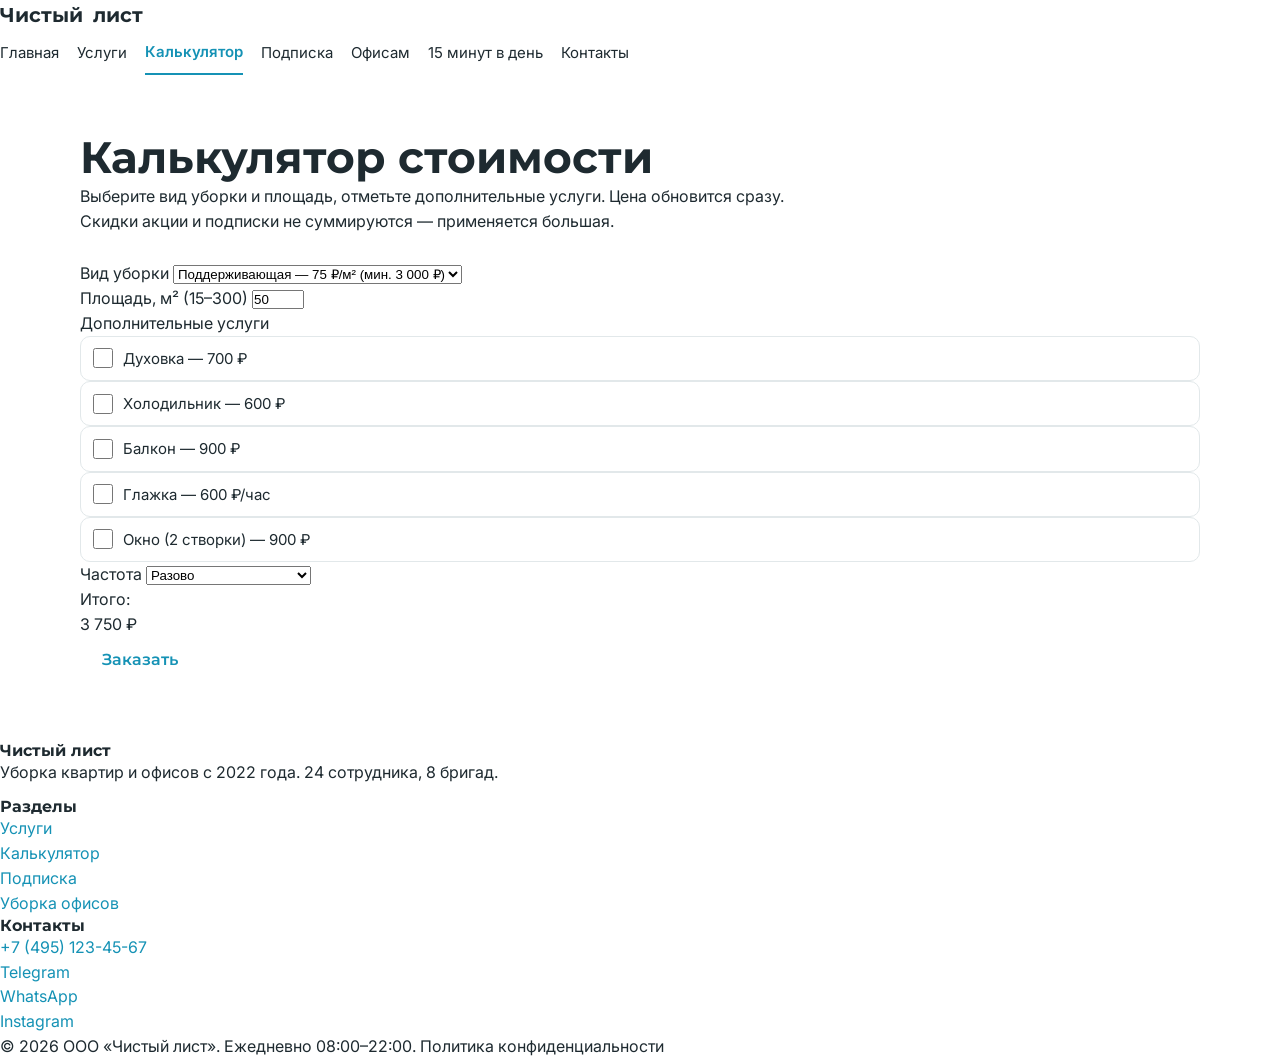
<file: calculator.html>
<!DOCTYPE html>
<html lang="ru">
<head>
  <meta charset="UTF-8">
  <meta name="viewport" content="width=device-width, initial-scale=1.0">
  <title>Калькулятор стоимости уборки — Чистый лист</title>
  <meta name="description" content="Рассчитайте стоимость уборки: вид уборки, площадь, дополнительные услуги, частота. Цена сразу, без звонка менеджера.">
  <meta property="og:title" content="Калькулятор стоимости уборки — Чистый лист">
  <meta property="og:description" content="Вид уборки, площадь, доп. услуги, частота — цена за 10 секунд.">
  <meta property="og:image" content="img/og.jpg">
  <link rel="icon" href="favicon.ico">
  <link rel="preconnect" href="https://fonts.googleapis.com">
  <link rel="preconnect" href="https://fonts.gstatic.com" crossorigin>
  <link href="https://fonts.googleapis.com/css2?family=Inter:wght@400;600&family=Montserrat:wght@600;700&display=swap" rel="stylesheet">
  <link rel="stylesheet" href="css/style.css">
  <script async src="https://www.googletagmanager.com/gtag/js?id=G-XXXXXXXXXX"></script>
  <script>window.dataLayer=window.dataLayer||[];function gtag(){dataLayer.push(arguments);}gtag('js',new Date());gtag('config','G-XXXXXXXXXX');</script>
</head>
<body>

<header class="header">
  <div class="header__inner">
    <a href="index.html" class="logo">Чистый <span>лист</span></a>
    <button class="burger" aria-label="Меню" id="burger">☰</button>
    <nav class="nav" id="nav">
      <a href="index.html">Главная</a>
      <a href="services.html">Услуги</a>
      <a href="calculator.html" class="active">Калькулятор</a>
      <a href="subscription.html">Подписка</a>
      <a href="office.html">Офисам</a>
      <a href="tips.html">15 минут в день</a>
      <a href="contacts.html">Контакты</a>
    </nav>
  </div>
</header>

<section class="section">
  <div class="container">
    <h1>Калькулятор стоимости</h1>
    <p style="margin-bottom:28px;max-width:720px;">Выберите вид уборки и площадь, отметьте дополнительные услуги. Цена обновится сразу. Скидки акции и подписки не суммируются — применяется большая.</p>

    <form class="form" id="calc-form" onsubmit="return false;">
      <div class="field">
        <label for="cleaning_type">Вид уборки</label>
        <select id="cleaning_type" name="cleaning_type">
          <option value="regular">Поддерживающая — 75 ₽/м² (мин. 3 000 ₽)</option>
          <option value="deep">Генеральная — 160 ₽/м²</option>
          <option value="after_repair">После ремонта — 220 ₽/м²</option>
          <option value="windows">Мойка окон — 450 ₽ / створка</option>
          <option value="upholstery">Химчистка дивана — от 2 500 ₽</option>
        </select>
      </div>

      <div class="field">
        <label for="area_m2">Площадь, м² (15–300)</label>
        <input type="number" id="area_m2" name="area_m2" min="15" max="300" value="50" required>
      </div>

      <div class="field">
        <label>Дополнительные услуги</label>
        <label class="checkbox"><input type="checkbox" data-extra="oven" data-extra-name="oven" data-extra-price="700"> Духовка — 700 ₽</label>
        <label class="checkbox"><input type="checkbox" data-extra="fridge" data-extra-name="fridge" data-extra-price="600"> Холодильник — 600 ₽</label>
        <label class="checkbox"><input type="checkbox" data-extra="balcony" data-extra-name="balcony" data-extra-price="900"> Балкон — 900 ₽</label>
        <label class="checkbox"><input type="checkbox" data-extra="ironing" data-extra-name="ironing" data-extra-price="600"> Глажка — 600 ₽/час</label>
        <label class="checkbox"><input type="checkbox" data-extra="windows2" data-extra-name="windows2" data-extra-price="900"> Окно (2 створки) — 900 ₽</label>
      </div>

      <div class="field">
        <label for="frequency">Частота</label>
        <select id="frequency" name="frequency">
          <option value="once">Разово</option>
          <option value="weekly">Раз в неделю (−15 %)</option>
          <option value="biweekly">Раз в 2 недели (−10 %)</option>
        </select>
      </div>

      <div class="calc-result">
        <div>Итого:</div>
        <div class="calc-result__sum" id="total">—</div>
        <div class="calc-result__note" id="total-note"></div>
      </div>

      <a href="contacts.html" class="btn btn--primary btn--block"
         id="calc-order"
         data-event="cta_click" data-button-name="calc_order" data-page-section="calculator">Заказать</a>
    </form>
  </div>
</section>

<footer class="footer">
  <div class="footer__inner">
    <div><h4>Чистый лист</h4><p>Уборка квартир и офисов с 2022 года. 24 сотрудника, 8 бригад.</p></div>
    <div>
      <h4>Разделы</h4>
      <a href="services.html">Услуги</a><br>
      <a href="calculator.html">Калькулятор</a><br>
      <a href="subscription.html">Подписка</a><br>
      <a href="office.html">Уборка офисов</a>
    </div>
    <div>
      <h4>Контакты</h4>
      <a href="tel:+74951234567" data-event="contact_click" data-contact-type="phone">+7 (495) 123-45-67</a><br>
      <a href="https://t.me/chisty_list_manager" target="_blank" rel="noopener" data-event="messenger_click" data-messenger="telegram" data-page-section="footer">Telegram</a><br>
      <a href="https://wa.me/74951234567" target="_blank" rel="noopener" data-event="messenger_click" data-messenger="whatsapp" data-page-section="footer">WhatsApp</a><br>
      <a href="https://instagram.com/" target="_blank" rel="noopener" data-event="social_click" data-network="instagram" data-page-section="footer">Instagram</a>
    </div>
  </div>
  <div class="footer__bottom">© 2026 ООО «Чистый лист». Ежедневно 08:00–22:00. <a href="privacy.html" style="color:inherit;">Политика конфиденциальности</a></div>
</footer>

<script src="js/analytics.js"></script>
<script src="js/form.js"></script>
<script>
  document.getElementById('burger').addEventListener('click',function(){document.getElementById('nav').classList.toggle('open');});

  // ---------- Калькулятор ----------
  (function(){
    var PRICES = { regular: 75, deep: 160, after_repair: 220, windows: 450, upholstery: 2500 };
    var MIN_SUM = 3000;
    var form = document.getElementById('calc-form');
    var totalEl = document.getElementById('total');
    var noteEl = document.getElementById('total-note');
    var typeEl = document.getElementById('cleaning_type');
    var areaEl = document.getElementById('area_m2');
    var freqEl = document.getElementById('frequency');

    // Предзаполнение из ?type=
    var params = new URLSearchParams(window.location.search);
    if (params.get('type') && PRICES[params.get('type')]) typeEl.value = params.get('type');

    function calc() {
      var type = typeEl.value;
      var area = Math.max(15, Math.min(300, Number(areaEl.value) || 50));
      var base = PRICES[type] * area;
      if (type === 'regular' && base < MIN_SUM) base = MIN_SUM;
      if (type === 'windows') base = PRICES.windows * area; // для окон area = кол-во створок
      if (type === 'upholstery') base = PRICES.upholstery;

      var extras = 0;
      form.querySelectorAll('[data-extra]:checked').forEach(function(cb){
        extras += Number(cb.getAttribute('data-extra-price'));
      });
      var subtotal = base + extras;

      var discount = 0;
      var note = '';
      if (type === 'deep') { discount = 0.15; note = 'Акция «Генеральная −15 % до 15 декабря»'; }
      if (freqEl.value === 'weekly') { discount = Math.max(discount, 0.15); note = 'Подписка: раз в неделю −15 %'; }
      if (freqEl.value === 'biweekly') { discount = Math.max(discount, 0.10); note = 'Подписка: раз в 2 недели −10 %'; }

      var total = Math.round(subtotal * (1 - discount));
      totalEl.textContent = total.toLocaleString('ru-RU') + ' ₽';
      noteEl.textContent = note;

      // cleaning_calc
      if (window.ChistyList) {
        window.ChistyList.sendEvent('cleaning_calc', {
          cleaning_type: type,
          area_m2: area,
          extras_count: form.querySelectorAll('[data-extra]:checked').length,
          total_price: total
        });
      }

      // сохраняем для формы
      var order = {
        cleaning_type: type,
        area_m2: area,
        frequency: freqEl.value,
        total: total
      };
      sessionStorage.setItem('calc_order', JSON.stringify(order));

      // ссылка на форму с параметрами
      var url = 'contacts.html?type=' + encodeURIComponent(type) + '&area=' + area;
      document.getElementById('calc-order').setAttribute('href', url);
    }

    form.addEventListener('change', calc);
    form.addEventListener('input', calc);
    form.querySelectorAll('[data-extra]').forEach(function(cb){
      cb.addEventListener('change', function(){
        if (cb.checked && window.ChistyList) {
          window.ChistyList.sendEvent('extra_toggle', { extra_name: cb.getAttribute('data-extra-name') });
        }
      });
    });

    calc();
  })();
</script>
</body>
</html>
</file>
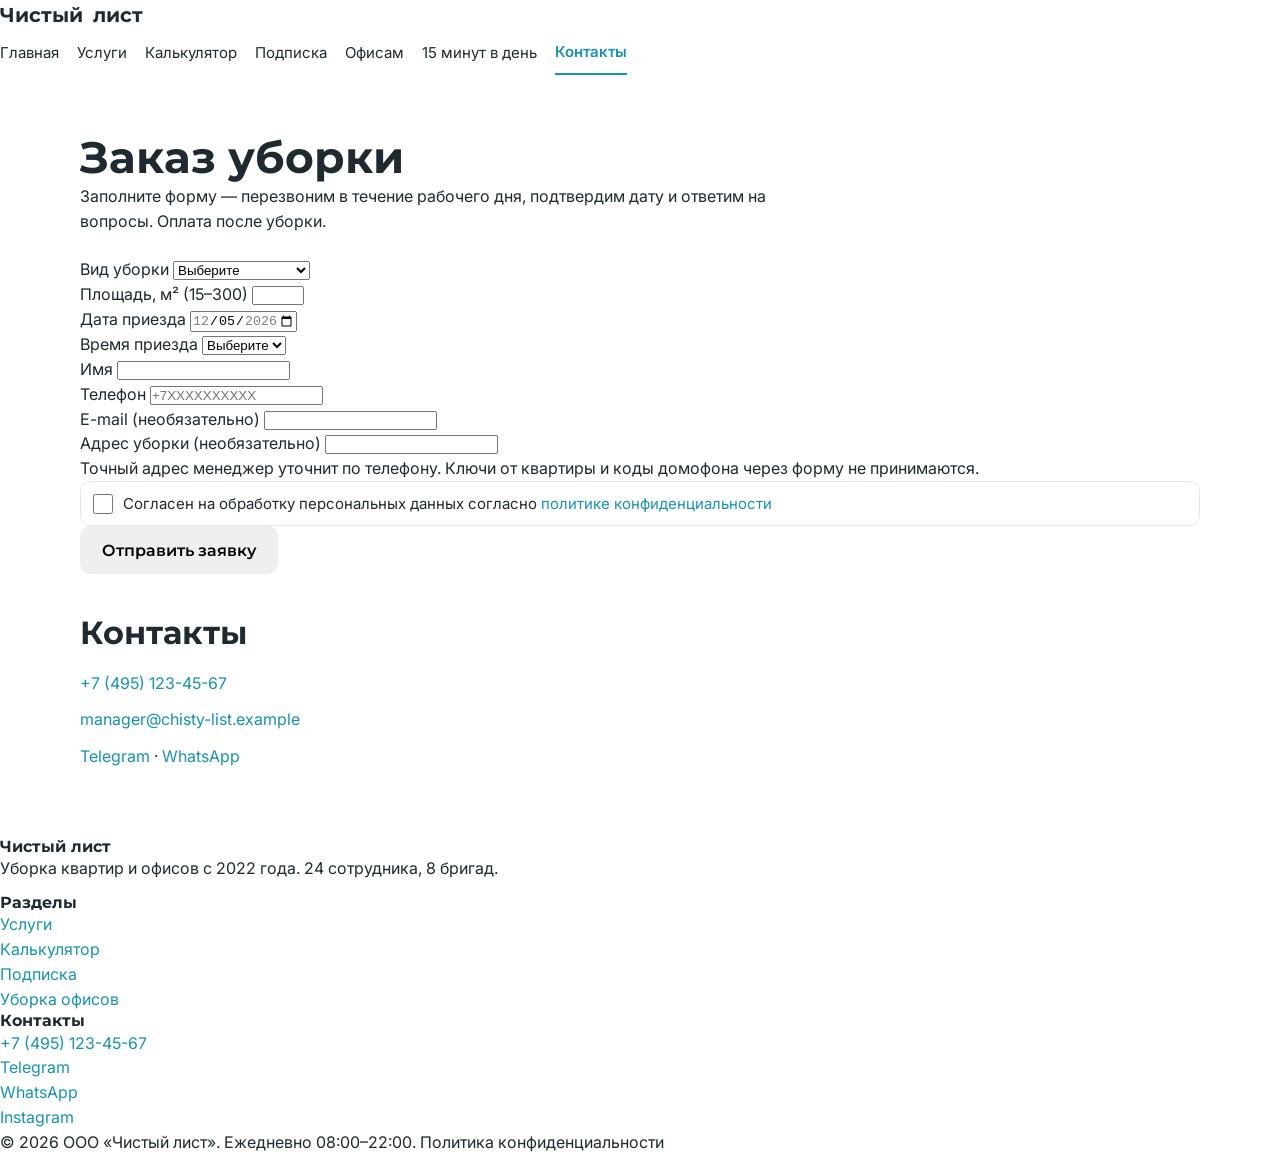
<file: contacts.html>
<!DOCTYPE html>
<html lang="ru">
<head>
  <meta charset="UTF-8">
  <meta name="viewport" content="width=device-width, initial-scale=1.0">
  <title>Заказ уборки и контакты — Чистый лист</title>
  <meta name="description" content="Оставьте заявку на уборку: выберите дату, время, вид уборки и площадь. Перезвоним и подтвердим. Оплата после уборки.">
  <meta property="og:title" content="Заказ уборки — Чистый лист">
  <meta property="og:description" content="Выберите дату и время, оставьте заявку. Оплата после уборки.">
  <meta property="og:image" content="img/og.jpg">
  <link rel="icon" href="favicon.ico">
  <link rel="preconnect" href="https://fonts.googleapis.com">
  <link rel="preconnect" href="https://fonts.gstatic.com" crossorigin>
  <link href="https://fonts.googleapis.com/css2?family=Inter:wght@400;600&family=Montserrat:wght@600;700&display=swap" rel="stylesheet">
  <link rel="stylesheet" href="css/style.css">
  <script async src="https://www.googletagmanager.com/gtag/js?id=G-XXXXXXXXXX"></script>
  <script>window.dataLayer=window.dataLayer||[];function gtag(){dataLayer.push(arguments);}gtag('js',new Date());gtag('config','G-XXXXXXXXXX');</script>
</head>
<body>

<header class="header">
  <div class="header__inner">
    <a href="index.html" class="logo">Чистый <span>лист</span></a>
    <button class="burger" aria-label="Меню" id="burger">☰</button>
    <nav class="nav" id="nav">
      <a href="index.html">Главная</a>
      <a href="services.html">Услуги</a>
      <a href="calculator.html">Калькулятор</a>
      <a href="subscription.html">Подписка</a>
      <a href="office.html">Офисам</a>
      <a href="tips.html">15 минут в день</a>
      <a href="contacts.html" class="active">Контакты</a>
    </nav>
  </div>
</header>

<section class="section">
  <div class="container">
    <h1>Заказ уборки</h1>
    <p style="margin-bottom:24px;max-width:720px;">Заполните форму — перезвоним в течение рабочего дня, подтвердим дату и ответим на вопросы. Оплата после уборки.</p>

    <form class="form" id="order-form" novalidate>
      <div class="field" data-field="cleaning_type">
        <label for="cleaning_type">Вид уборки</label>
        <select id="cleaning_type" name="cleaning_type" required>
          <option value="">Выберите</option>
          <option value="regular">Поддерживающая</option>
          <option value="deep">Генеральная</option>
          <option value="after_repair">После ремонта</option>
          <option value="windows">Мойка окон</option>
          <option value="upholstery">Химчистка дивана</option>
          <option value="office">Уборка офиса</option>
        </select>
        <div class="field__error"></div>
      </div>

      <div class="field" data-field="area_m2">
        <label for="area_m2">Площадь, м² (15–300)</label>
        <input type="number" id="area_m2" name="area_m2" min="15" max="300" required>
        <div class="field__error"></div>
      </div>

      <div class="field" data-field="cleaning_date">
        <label for="cleaning_date">Дата приезда</label>
        <input type="date" id="cleaning_date" name="cleaning_date" required>
        <div class="field__error"></div>
      </div>

      <div class="field" data-field="cleaning_time">
        <label for="cleaning_time">Время приезда</label>
        <select id="cleaning_time" name="cleaning_time" required>
          <option value="">Выберите</option>
          <option value="08:00">08:00</option>
          <option value="11:00">11:00</option>
          <option value="14:00">14:00</option>
          <option value="17:00">17:00</option>
        </select>
        <div class="field__error"></div>
      </div>

      <div class="field" data-field="name">
        <label for="name">Имя</label>
        <input type="text" id="name" name="name" minlength="2" maxlength="60" required>
        <div class="field__error"></div>
      </div>

      <div class="field" data-field="phone">
        <label for="phone">Телефон</label>
        <input type="tel" id="phone" name="phone" placeholder="+7XXXXXXXXXX" required>
        <div class="field__error"></div>
      </div>

      <div class="field" data-field="email">
        <label for="email">E-mail (необязательно)</label>
        <input type="email" id="email" name="email">
        <div class="field__error"></div>
      </div>

      <div class="field" data-field="address">
        <label for="address">Адрес уборки (необязательно)</label>
        <input type="text" id="address" name="address">
        <div class="hint">Точный адрес менеджер уточнит по телефону. Ключи от квартиры и коды домофона через форму не принимаются.</div>
      </div>

      <div class="field" data-field="agree">
        <label class="checkbox">
          <input type="checkbox" id="agree" name="agree" required>
          <span>Согласен на обработку персональных данных согласно <a href="privacy.html">политике конфиденциальности</a></span>
        </label>
        <div class="field__error"></div>
      </div>

      <button type="submit" class="btn btn--primary btn--block">Отправить заявку</button>
    </form>

    <div style="margin-top:40px;">
      <h2>Контакты</h2>
      <p><a href="tel:+74951234567" data-event="contact_click" data-contact-type="phone">+7 (495) 123-45-67</a></p>
      <p><a href="mailto:manager@chisty-list.example" data-event="contact_click" data-contact-type="email">manager@chisty-list.example</a></p>
      <p>
        <a href="https://t.me/chisty_list_manager" target="_blank" rel="noopener"
           data-event="messenger_click" data-messenger="telegram" data-page-section="contacts">Telegram</a> ·
        <a href="https://wa.me/74951234567" target="_blank" rel="noopener"
           data-event="messenger_click" data-messenger="whatsapp" data-page-section="contacts">WhatsApp</a>
      </p>
    </div>
  </div>
</section>

<footer class="footer">
  <div class="footer__inner">
    <div><h4>Чистый лист</h4><p>Уборка квартир и офисов с 2022 года. 24 сотрудника, 8 бригад.</p></div>
    <div>
      <h4>Разделы</h4>
      <a href="services.html">Услуги</a><br>
      <a href="calculator.html">Калькулятор</a><br>
      <a href="subscription.html">Подписка</a><br>
      <a href="office.html">Уборка офисов</a>
    </div>
    <div>
      <h4>Контакты</h4>
      <a href="tel:+74951234567" data-event="contact_click" data-contact-type="phone">+7 (495) 123-45-67</a><br>
      <a href="https://t.me/chisty_list_manager" target="_blank" rel="noopener" data-event="messenger_click" data-messenger="telegram" data-page-section="footer">Telegram</a><br>
      <a href="https://wa.me/74951234567" target="_blank" rel="noopener" data-event="messenger_click" data-messenger="whatsapp" data-page-section="footer">WhatsApp</a><br>
      <a href="https://instagram.com/" target="_blank" rel="noopener" data-event="social_click" data-network="instagram" data-page-section="footer">Instagram</a>
    </div>
  </div>
  <div class="footer__bottom">© 2026 ООО «Чистый лист». Ежедневно 08:00–22:00. <a href="privacy.html" style="color:inherit;">Политика конфиденциальности</a></div>
</footer>

<script src="js/analytics.js"></script>
<script src="js/form.js"></script>
<script>
  document.getElementById('burger').addEventListener('click',function(){document.getElementById('nav').classList.toggle('open');});

  // Дата: 14 дней, начиная с завтрашнего
  (function(){
    var dateEl = document.getElementById('cleaning_date');
    var today = new Date();
    var min = new Date(today); min.setDate(min.getDate() + 1);
    var max = new Date(today); max.setDate(max.getDate() + 14);
    function fmt(d){ return d.toISOString().slice(0,10); }
    dateEl.min = fmt(min);
    dateEl.max = fmt(max);
    dateEl.value = fmt(min);

    // Предзаполнение из калькулятора
    var params = new URLSearchParams(window.location.search);
    if (params.get('type')) document.getElementById('cleaning_type').value = params.get('type');
    if (params.get('area')) document.getElementById('area_m2').value = params.get('area');
    try {
      var order = JSON.parse(sessionStorage.getItem('calc_order') || '{}');
      if (order.cleaning_type && !params.get('type')) document.getElementById('cleaning_type').value = order.cleaning_type;
      if (order.area_m2 && !params.get('area')) document.getElementById('area_m2').value = order.area_m2;
    } catch(e){}
  })();
</script>
</body>
</html>
</file>
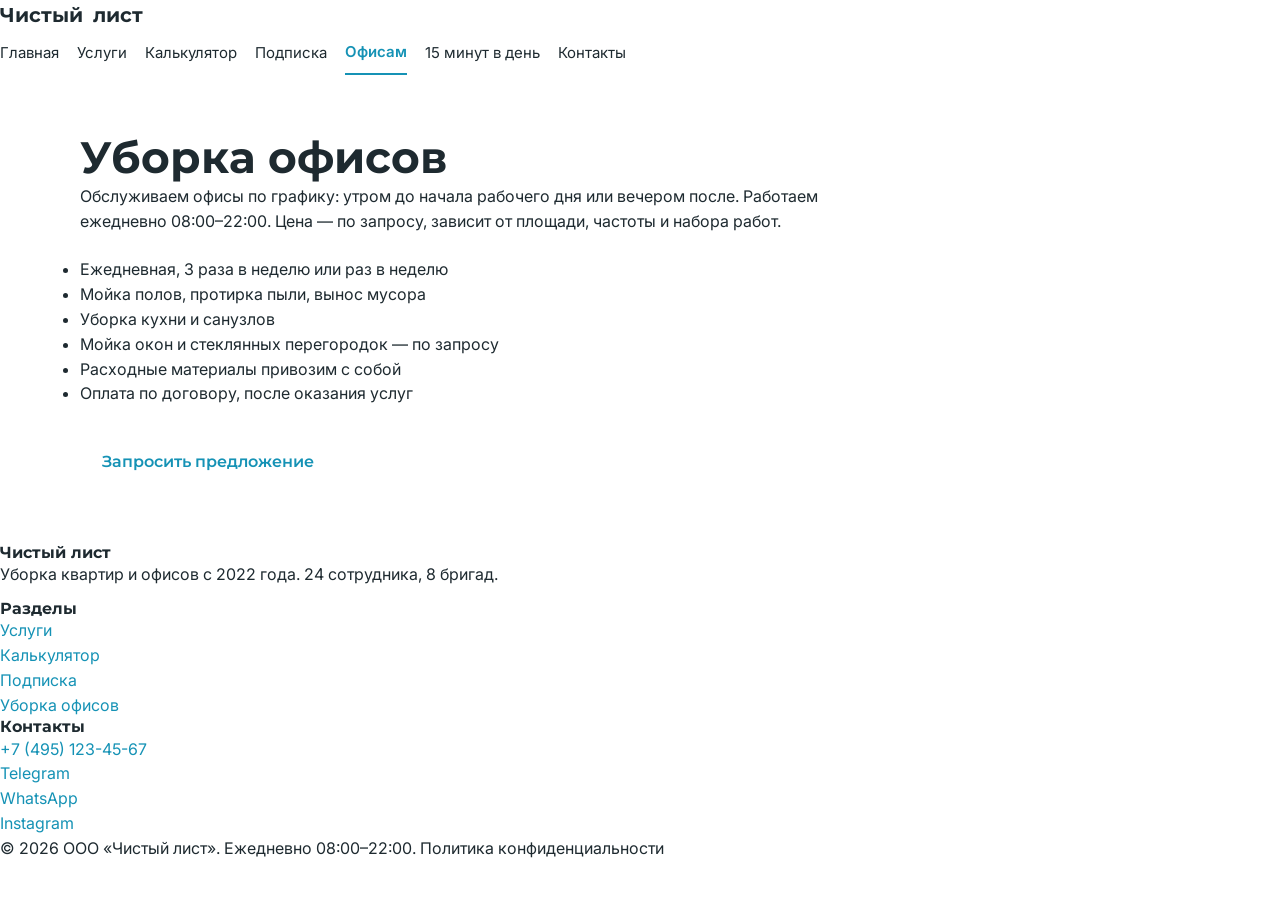
<file: office.html>
<!DOCTYPE html>
<html lang="ru">
<head>
  <meta charset="UTF-8">
  <meta name="viewport" content="width=device-width, initial-scale=1.0">
  <title>Уборка офисов — Чистый лист</title>
  <meta name="description" content="Обслуживание офисов по графику. Условия для компаний, расчёт и запрос предложения.">
  <meta property="og:title" content="Уборка офисов — Чистый лист">
  <meta property="og:description" content="Обслуживание офисов по графику. Запросите предложение.">
  <meta property="og:image" content="img/og.jpg">
  <link rel="icon" href="favicon.ico">
  <link rel="preconnect" href="https://fonts.googleapis.com">
  <link rel="preconnect" href="https://fonts.gstatic.com" crossorigin>
  <link href="https://fonts.googleapis.com/css2?family=Inter:wght@400;600&family=Montserrat:wght@600;700&display=swap" rel="stylesheet">
  <link rel="stylesheet" href="css/style.css">
  <script async src="https://www.googletagmanager.com/gtag/js?id=G-XXXXXXXXXX"></script>
  <script>window.dataLayer=window.dataLayer||[];function gtag(){dataLayer.push(arguments);}gtag('js',new Date());gtag('config','G-XXXXXXXXXX');</script>
</head>
<body>

<header class="header">
  <div class="header__inner">
    <a href="index.html" class="logo">Чистый <span>лист</span></a>
    <button class="burger" aria-label="Меню" id="burger">☰</button>
    <nav class="nav" id="nav">
      <a href="index.html">Главная</a>
      <a href="services.html">Услуги</a>
      <a href="calculator.html">Калькулятор</a>
      <a href="subscription.html">Подписка</a>
      <a href="office.html" class="active">Офисам</a>
      <a href="tips.html">15 минут в день</a>
      <a href="contacts.html">Контакты</a>
    </nav>
  </div>
</header>

<section class="section">
  <div class="container">
    <h1>Уборка офисов</h1>
    <p style="margin-bottom:24px;max-width:760px;">Обслуживаем офисы по графику: утром до начала рабочего дня или вечером после. Работаем ежедневно 08:00–22:00. Цена — по запросу, зависит от площади, частоты и набора работ.</p>

    <ul class="checklist" style="max-width:760px;margin-bottom:32px;">
      <li>Ежедневная, 3 раза в неделю или раз в неделю</li>
      <li>Мойка полов, протирка пыли, вынос мусора</li>
      <li>Уборка кухни и санузлов</li>
      <li>Мойка окон и стеклянных перегородок — по запросу</li>
      <li>Расходные материалы привозим с собой</li>
      <li>Оплата по договору, после оказания услуг</li>
    </ul>

    <a href="contacts.html?type=office" class="btn btn--primary"
       data-event="cta_click" data-button-name="office_request" data-page-section="office">Запросить предложение</a>
  </div>
</section>

<footer class="footer">
  <div class="footer__inner">
    <div><h4>Чистый лист</h4><p>Уборка квартир и офисов с 2022 года. 24 сотрудника, 8 бригад.</p></div>
    <div>
      <h4>Разделы</h4>
      <a href="services.html">Услуги</a><br>
      <a href="calculator.html">Калькулятор</a><br>
      <a href="subscription.html">Подписка</a><br>
      <a href="office.html">Уборка офисов</a>
    </div>
    <div>
      <h4>Контакты</h4>
      <a href="tel:+74951234567" data-event="contact_click" data-contact-type="phone">+7 (495) 123-45-67</a><br>
      <a href="https://t.me/chisty_list_manager" target="_blank" rel="noopener" data-event="messenger_click" data-messenger="telegram" data-page-section="footer">Telegram</a><br>
      <a href="https://wa.me/74951234567" target="_blank" rel="noopener" data-event="messenger_click" data-messenger="whatsapp" data-page-section="footer">WhatsApp</a><br>
      <a href="https://instagram.com/" target="_blank" rel="noopener" data-event="social_click" data-network="instagram" data-page-section="footer">Instagram</a>
    </div>
  </div>
  <div class="footer__bottom">© 2026 ООО «Чистый лист». Ежедневно 08:00–22:00. <a href="privacy.html" style="color:inherit;">Политика конфиденциальности</a></div>
</footer>

<script src="js/analytics.js"></script>
<script src="js/form.js"></script>
<script>document.getElementById('burger').addEventListener('click',function(){document.getElementById('nav').classList.toggle('open');});</script>
</body>
</html>
</file>
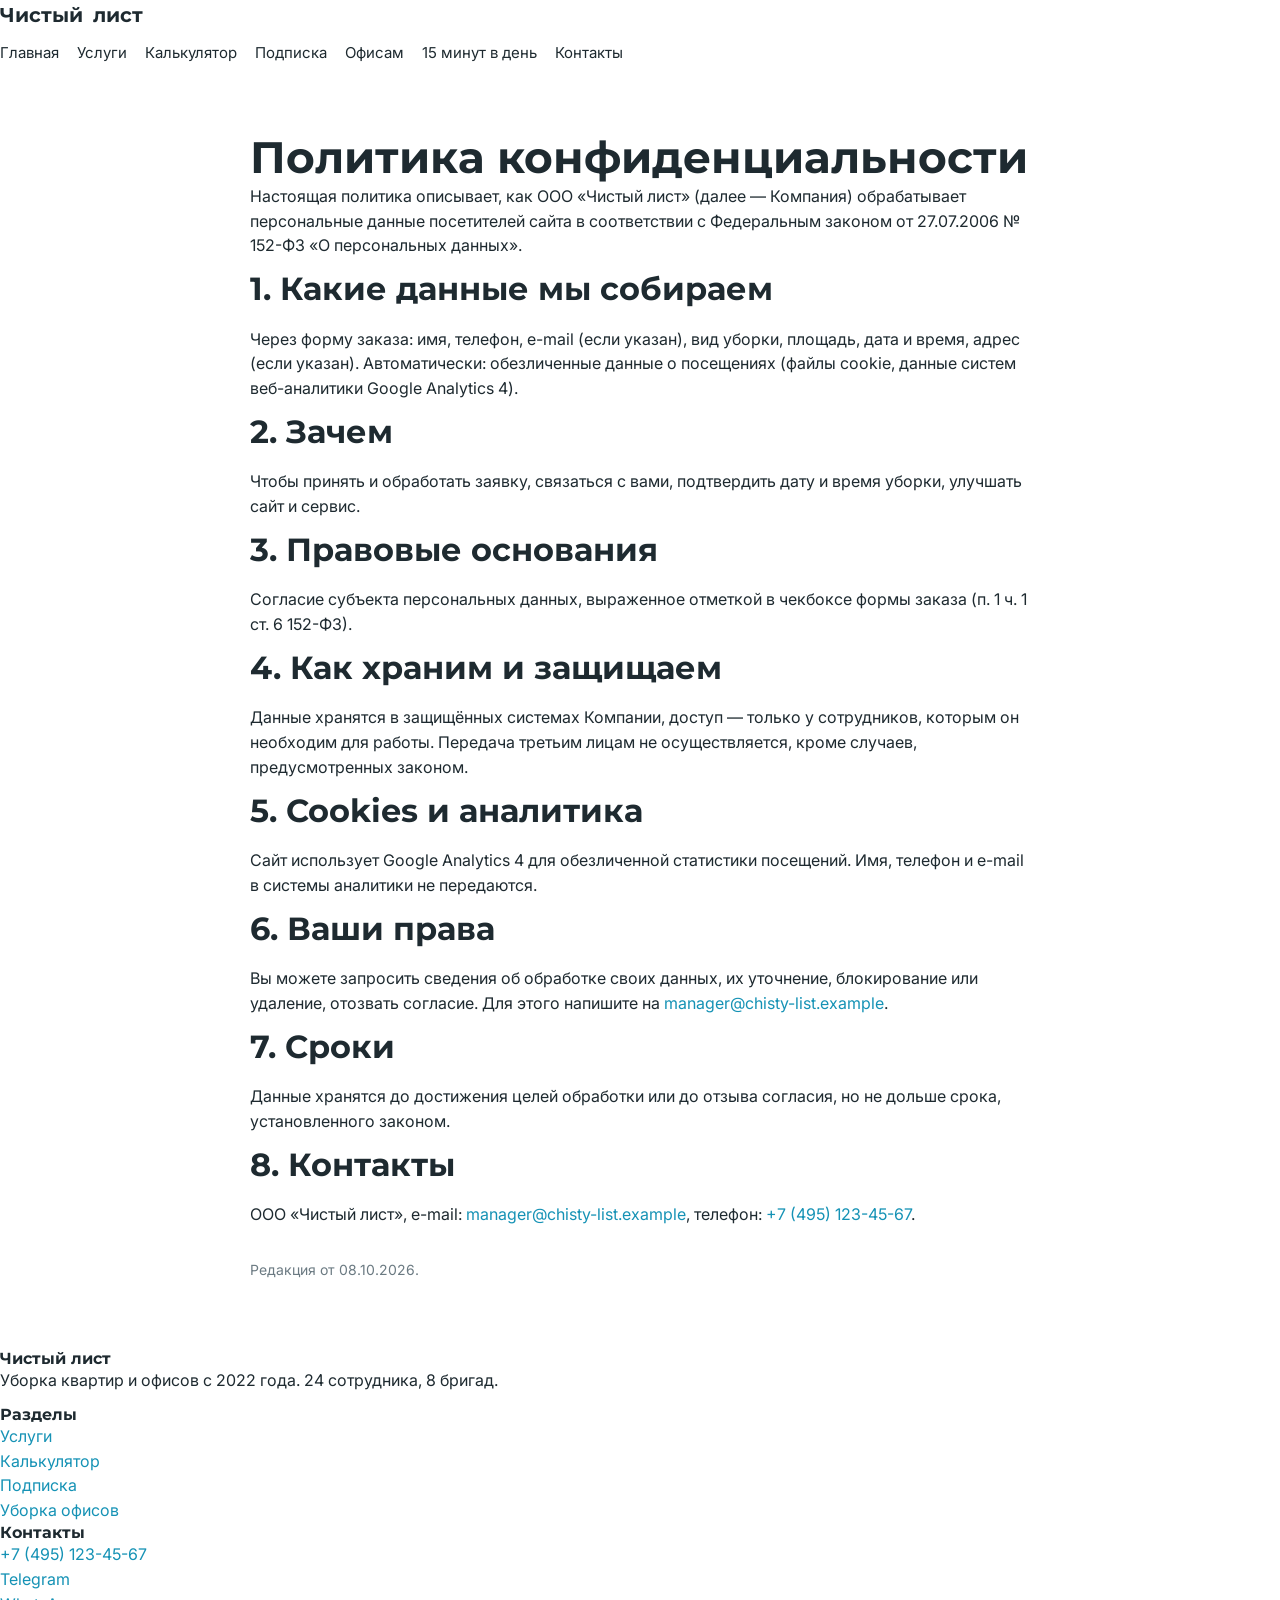
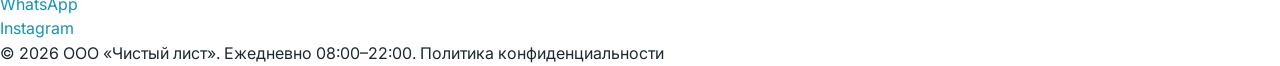
<file: privacy.html>
<!DOCTYPE html>
<html lang="ru">
<head>
  <meta charset="UTF-8">
  <meta name="viewport" content="width=device-width, initial-scale=1.0">
  <title>Политика конфиденциальности — Чистый лист</title>
  <meta name="description" content="Как ООО «Чистый лист» обрабатывает персональные данные посетителей сайта в соответствии с 152-ФЗ.">
  <meta property="og:title" content="Политика конфиденциальности — Чистый лист">
  <meta property="og:description" content="Обработка персональных данных в соответствии с 152-ФЗ.">
  <meta property="og:image" content="img/og.jpg">
  <link rel="icon" href="favicon.ico">
  <link rel="preconnect" href="https://fonts.googleapis.com">
  <link rel="preconnect" href="https://fonts.gstatic.com" crossorigin>
  <link href="https://fonts.googleapis.com/css2?family=Inter:wght@400;600&family=Montserrat:wght@600;700&display=swap" rel="stylesheet">
  <link rel="stylesheet" href="css/style.css">
  <script async src="https://www.googletagmanager.com/gtag/js?id=G-XXXXXXXXXX"></script>
  <script>window.dataLayer=window.dataLayer||[];function gtag(){dataLayer.push(arguments);}gtag('js',new Date());gtag('config','G-XXXXXXXXXX');</script>
</head>
<body>

<header class="header">
  <div class="header__inner">
    <a href="index.html" class="logo">Чистый <span>лист</span></a>
    <button class="burger" aria-label="Меню" id="burger">☰</button>
    <nav class="nav" id="nav">
      <a href="index.html">Главная</a>
      <a href="services.html">Услуги</a>
      <a href="calculator.html">Калькулятор</a>
      <a href="subscription.html">Подписка</a>
      <a href="office.html">Офисам</a>
      <a href="tips.html">15 минут в день</a>
      <a href="contacts.html">Контакты</a>
    </nav>
  </div>
</header>

<section class="section">
  <div class="container" style="max-width:820px;">
    <h1>Политика конфиденциальности</h1>
    <p>Настоящая политика описывает, как ООО «Чистый лист» (далее — Компания) обрабатывает персональные данные посетителей сайта в соответствии с Федеральным законом от 27.07.2006 № 152-ФЗ «О персональных данных».</p>

    <h2>1. Какие данные мы собираем</h2>
    <p>Через форму заказа: имя, телефон, e-mail (если указан), вид уборки, площадь, дата и время, адрес (если указан). Автоматически: обезличенные данные о посещениях (файлы cookie, данные систем веб-аналитики Google Analytics 4).</p>

    <h2>2. Зачем</h2>
    <p>Чтобы принять и обработать заявку, связаться с вами, подтвердить дату и время уборки, улучшать сайт и сервис.</p>

    <h2>3. Правовые основания</h2>
    <p>Согласие субъекта персональных данных, выраженное отметкой в чекбоксе формы заказа (п. 1 ч. 1 ст. 6 152-ФЗ).</p>

    <h2>4. Как храним и защищаем</h2>
    <p>Данные хранятся в защищённых системах Компании, доступ — только у сотрудников, которым он необходим для работы. Передача третьим лицам не осуществляется, кроме случаев, предусмотренных законом.</p>

    <h2>5. Cookies и аналитика</h2>
    <p>Сайт использует Google Analytics 4 для обезличенной статистики посещений. Имя, телефон и e-mail в системы аналитики не передаются.</p>

    <h2>6. Ваши права</h2>
    <p>Вы можете запросить сведения об обработке своих данных, их уточнение, блокирование или удаление, отозвать согласие. Для этого напишите на <a href="mailto:manager@chisty-list.example">manager@chisty-list.example</a>.</p>

    <h2>7. Сроки</h2>
    <p>Данные хранятся до достижения целей обработки или до отзыва согласия, но не дольше срока, установленного законом.</p>

    <h2>8. Контакты</h2>
    <p>ООО «Чистый лист», e-mail: <a href="mailto:manager@chisty-list.example">manager@chisty-list.example</a>, телефон: <a href="tel:+74951234567">+7 (495) 123-45-67</a>.</p>

    <p style="margin-top:32px;font-size:14px;color:#6b7a82;">Редакция от 08.10.2026.</p>
  </div>
</section>

<footer class="footer">
  <div class="footer__inner">
    <div><h4>Чистый лист</h4><p>Уборка квартир и офисов с 2022 года. 24 сотрудника, 8 бригад.</p></div>
    <div>
      <h4>Разделы</h4>
      <a href="services.html">Услуги</a><br>
      <a href="calculator.html">Калькулятор</a><br>
      <a href="subscription.html">Подписка</a><br>
      <a href="office.html">Уборка офисов</a>
    </div>
    <div>
      <h4>Контакты</h4>
      <a href="tel:+74951234567" data-event="contact_click" data-contact-type="phone">+7 (495) 123-45-67</a><br>
      <a href="https://t.me/chisty_list_manager" target="_blank" rel="noopener" data-event="messenger_click" data-messenger="telegram" data-page-section="footer">Telegram</a><br>
      <a href="https://wa.me/74951234567" target="_blank" rel="noopener" data-event="messenger_click" data-messenger="whatsapp" data-page-section="footer">WhatsApp</a><br>
      <a href="https://instagram.com/" target="_blank" rel="noopener" data-event="social_click" data-network="instagram" data-page-section="footer">Instagram</a>
    </div>
  </div>
  <div class="footer__bottom">© 2026 ООО «Чистый лист». Ежедневно 08:00–22:00. <a href="privacy.html" style="color:inherit;">Политика конфиденциальности</a></div>
</footer>

<script src="js/analytics.js"></script>
<script>document.getElementById('burger').addEventListener('click',function(){document.getElementById('nav').classList.toggle('open');});</script>
</body>
</html>
</file>
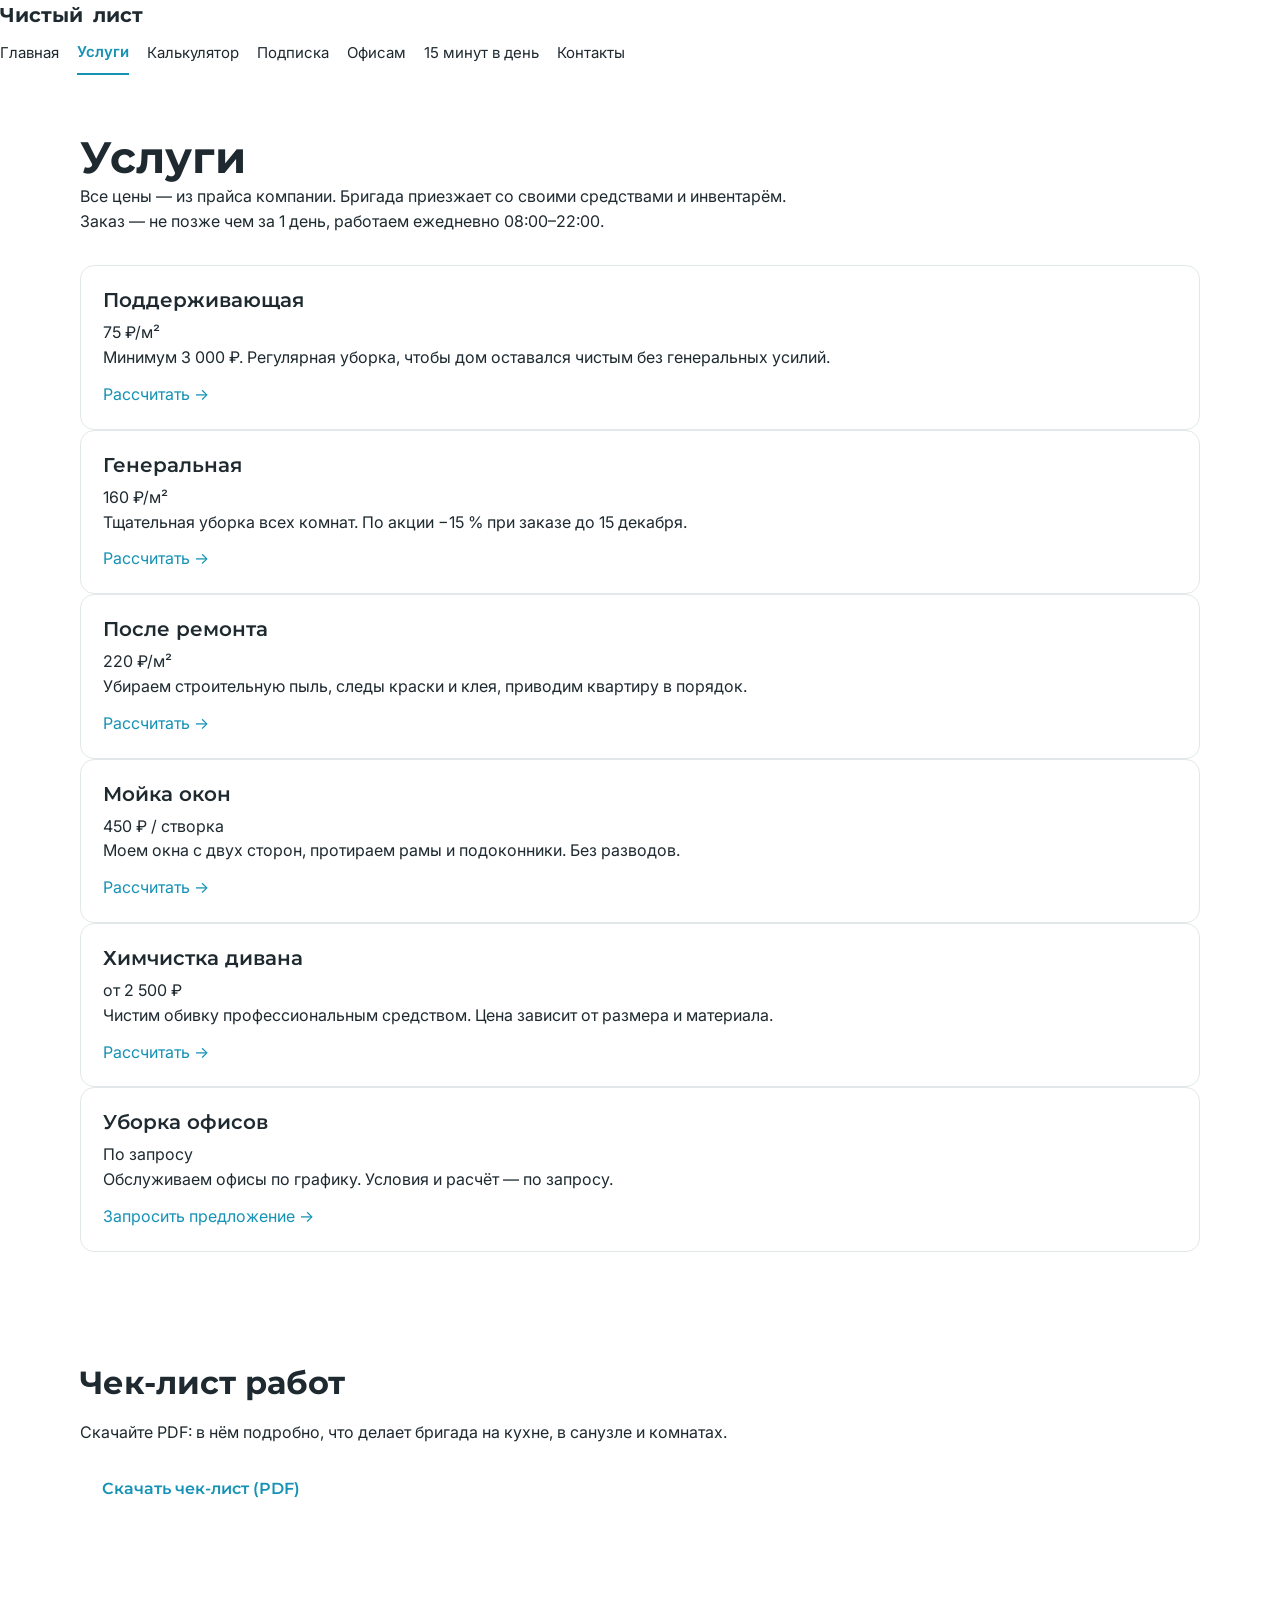
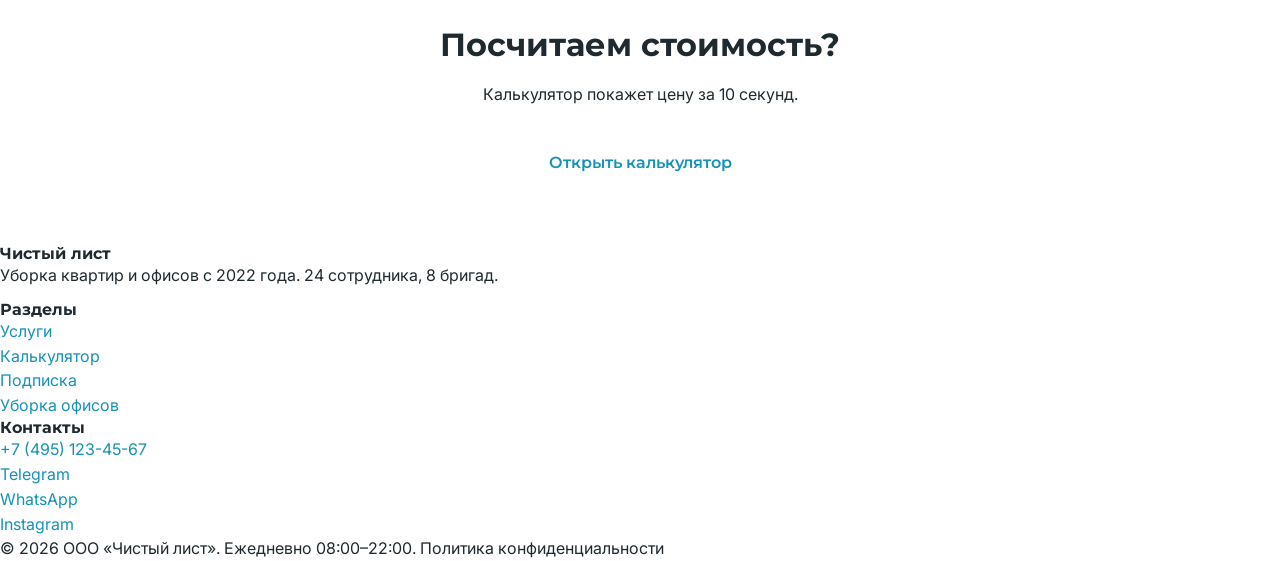
<file: services.html>
<!DOCTYPE html>
<html lang="ru">
<head>
  <meta charset="UTF-8">
  <meta name="viewport" content="width=device-width, initial-scale=1.0">
  <title>Услуги — Чистый лист</title>
  <meta name="description" content="Виды уборки: поддерживающая, генеральная, после ремонта, мойка окон, химчистка дивана. Чек-лист работ в PDF.">
  <meta property="og:title" content="Услуги — Чистый лист">
  <meta property="og:description" content="Поддерживающая, генеральная, после ремонта, мойка окон. Чек-лист работ в PDF.">
  <meta property="og:image" content="img/og.jpg">
  <link rel="icon" href="favicon.ico">
  <link rel="preconnect" href="https://fonts.googleapis.com">
  <link rel="preconnect" href="https://fonts.gstatic.com" crossorigin>
  <link href="https://fonts.googleapis.com/css2?family=Inter:wght@400;600&family=Montserrat:wght@600;700&display=swap" rel="stylesheet">
  <link rel="stylesheet" href="css/style.css">
  <script async src="https://www.googletagmanager.com/gtag/js?id=G-XXXXXXXXXX"></script>
  <script>window.dataLayer=window.dataLayer||[];function gtag(){dataLayer.push(arguments);}gtag('js',new Date());gtag('config','G-XXXXXXXXXX');</script>
</head>
<body>

<header class="header">
  <div class="header__inner">
    <a href="index.html" class="logo">Чистый <span>лист</span></a>
    <button class="burger" aria-label="Меню" id="burger">☰</button>
    <nav class="nav" id="nav">
      <a href="index.html">Главная</a>
      <a href="services.html" class="active">Услуги</a>
      <a href="calculator.html">Калькулятор</a>
      <a href="subscription.html">Подписка</a>
      <a href="office.html">Офисам</a>
      <a href="tips.html">15 минут в день</a>
      <a href="contacts.html">Контакты</a>
    </nav>
  </div>
</header>

<section class="section">
  <div class="container">
    <h1>Услуги</h1>
    <p style="margin-bottom:32px;max-width:720px;">Все цены — из прайса компании. Бригада приезжает со своими средствами и инвентарём. Заказ — не позже чем за 1 день, работаем ежедневно 08:00–22:00.</p>

    <div class="cards">
      <div class="card" data-event="service_view" data-cleaning-type="regular">
        <h3>Поддерживающая</h3>
        <div class="card__price">75 ₽/м²</div>
        <p>Минимум 3 000 ₽. Регулярная уборка, чтобы дом оставался чистым без генеральных усилий.</p>
        <a href="calculator.html?type=regular" class="card__link"
           data-event="cta_click" data-button-name="service_regular" data-page-section="services">Рассчитать →</a>
      </div>
      <div class="card" data-event="service_view" data-cleaning-type="deep">
        <h3>Генеральная</h3>
        <div class="card__price">160 ₽/м²</div>
        <p>Тщательная уборка всех комнат. По акции −15 % при заказе до 15 декабря.</p>
        <a href="calculator.html?type=deep" class="card__link"
           data-event="cta_click" data-button-name="service_deep" data-page-section="services">Рассчитать →</a>
      </div>
      <div class="card" data-event="service_view" data-cleaning-type="after_repair">
        <h3>После ремонта</h3>
        <div class="card__price">220 ₽/м²</div>
        <p>Убираем строительную пыль, следы краски и клея, приводим квартиру в порядок.</p>
        <a href="calculator.html?type=after_repair" class="card__link"
           data-event="cta_click" data-button-name="service_after_repair" data-page-section="services">Рассчитать →</a>
      </div>
      <div class="card" data-event="service_view" data-cleaning-type="windows">
        <h3>Мойка окон</h3>
        <div class="card__price">450 ₽ / створка</div>
        <p>Моем окна с двух сторон, протираем рамы и подоконники. Без разводов.</p>
        <a href="calculator.html?type=windows" class="card__link"
           data-event="cta_click" data-button-name="service_windows" data-page-section="services">Рассчитать →</a>
      </div>
      <div class="card" data-event="service_view" data-cleaning-type="upholstery">
        <h3>Химчистка дивана</h3>
        <div class="card__price">от 2 500 ₽</div>
        <p>Чистим обивку профессиональным средством. Цена зависит от размера и материала.</p>
        <a href="calculator.html?type=upholstery" class="card__link"
           data-event="cta_click" data-button-name="service_upholstery" data-page-section="services">Рассчитать →</a>
      </div>
      <div class="card">
        <h3>Уборка офисов</h3>
        <div class="card__price">По запросу</div>
        <p>Обслуживаем офисы по графику. Условия и расчёт — по запросу.</p>
        <a href="office.html" class="card__link"
           data-event="cta_click" data-button-name="service_office" data-page-section="services">Запросить предложение →</a>
      </div>
    </div>
  </div>
</section>

<section class="section section--gray">
  <div class="container">
    <h2>Чек-лист работ</h2>
    <p style="margin-bottom:20px;">Скачайте PDF: в нём подробно, что делает бригада на кухне, в санузле и комнатах.</p>
    <a href="files/checklist.pdf" download
       class="btn btn--primary"
       data-event="file_download"
       data-file-name="checklist.pdf"
       data-file-extension="pdf">Скачать чек-лист (PDF)</a>
  </div>
</section>

<section class="section">
  <div class="container" style="text-align:center;">
    <h2>Посчитаем стоимость?</h2>
    <p>Калькулятор покажет цену за 10 секунд.</p>
    <a href="calculator.html"
       class="btn btn--accent"
       style="margin-top:20px;"
       data-event="cta_click" data-button-name="services_bottom" data-page-section="bottom">Открыть калькулятор</a>
  </div>
</section>

<footer class="footer">
  <div class="footer__inner">
    <div>
      <h4>Чистый лист</h4>
      <p>Уборка квартир и офисов с 2022 года. 24 сотрудника, 8 бригад.</p>
    </div>
    <div>
      <h4>Разделы</h4>
      <a href="services.html">Услуги</a><br>
      <a href="calculator.html">Калькулятор</a><br>
      <a href="subscription.html">Подписка</a><br>
      <a href="office.html">Уборка офисов</a>
    </div>
    <div>
      <h4>Контакты</h4>
      <a href="tel:+74951234567" data-event="contact_click" data-contact-type="phone">+7 (495) 123-45-67</a><br>
      <a href="https://t.me/chisty_list_manager" target="_blank" rel="noopener" data-event="messenger_click" data-messenger="telegram" data-page-section="footer">Telegram</a><br>
      <a href="https://wa.me/74951234567" target="_blank" rel="noopener" data-event="messenger_click" data-messenger="whatsapp" data-page-section="footer">WhatsApp</a><br>
      <a href="https://instagram.com/" target="_blank" rel="noopener" data-event="social_click" data-network="instagram" data-page-section="footer">Instagram</a>
    </div>
  </div>
  <div class="footer__bottom">
    © 2026 ООО «Чистый лист». Ежедневно 08:00–22:00. <a href="privacy.html" style="color:inherit;">Политика конфиденциальности</a>
  </div>
</footer>

<script src="js/analytics.js"></script>
<script src="js/form.js"></script>
<script>document.getElementById('burger').addEventListener('click',function(){document.getElementById('nav').classList.toggle('open');});</script>
</body>
</html>
</file>
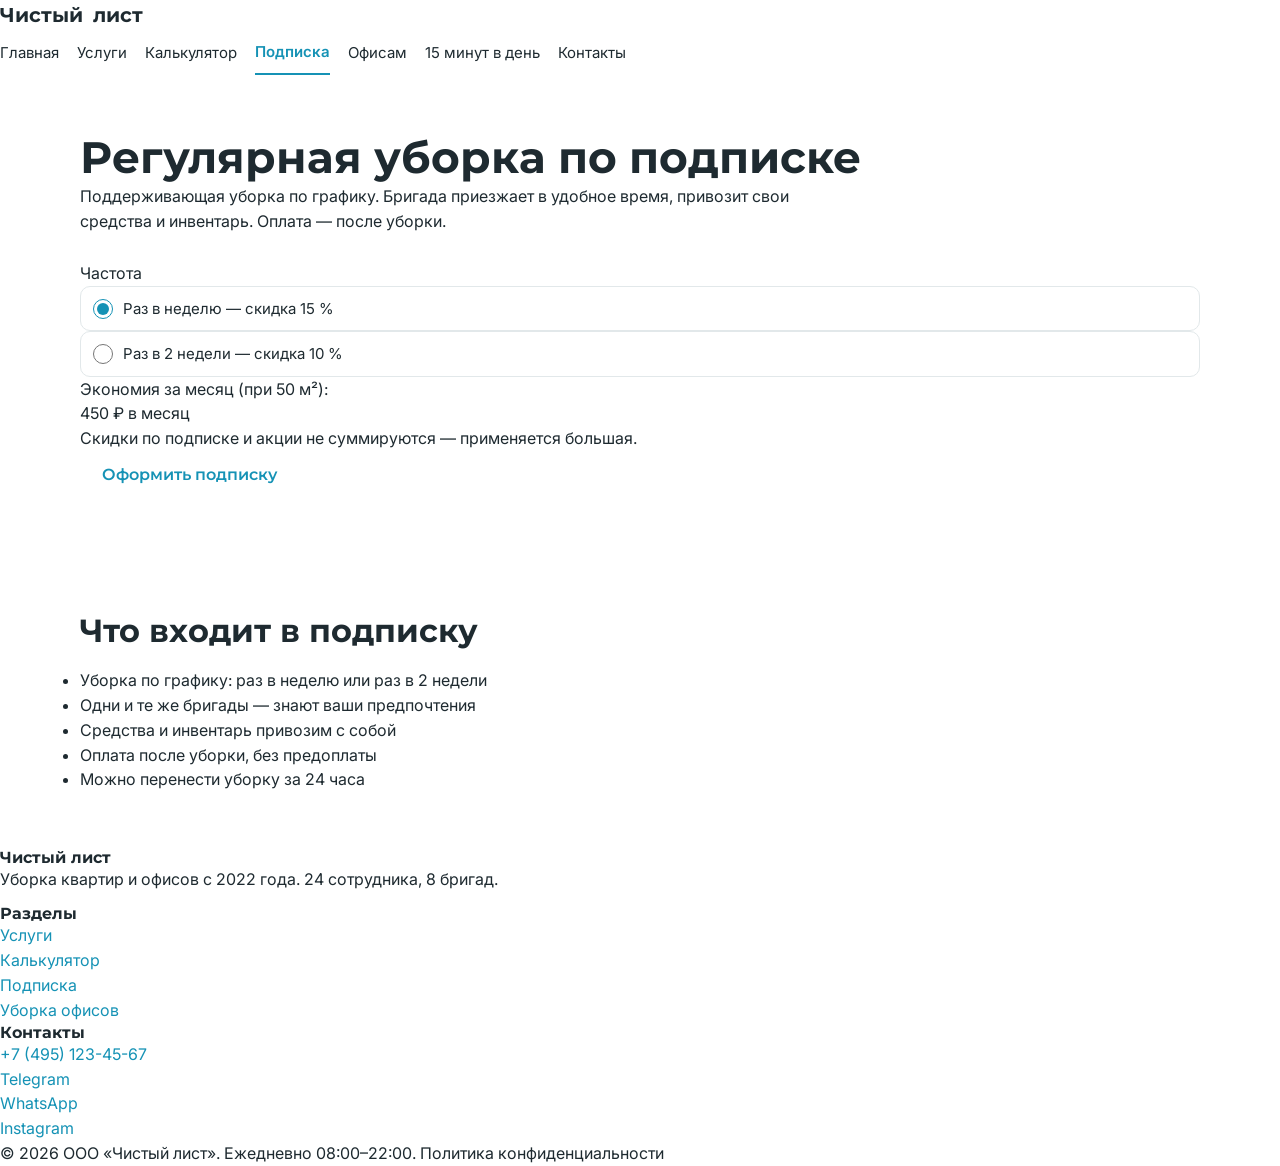
<file: subscription.html>
<!DOCTYPE html>
<html lang="ru">
<head>
  <meta charset="UTF-8">
  <meta name="viewport" content="width=device-width, initial-scale=1.0">
  <title>Регулярная уборка по подписке — Чистый лист</title>
  <meta name="description" content="Поддерживающая уборка раз в неделю −15 %, раз в 2 недели −10 %. Экономия за месяц, без звонков и напоминаний.">
  <meta property="og:title" content="Регулярная уборка по подписке — Чистый лист">
  <meta property="og:description" content="Раз в неделю −15 %, раз в 2 недели −10 %. Подписка без обязательств.">
  <meta property="og:image" content="img/og.jpg">
  <link rel="icon" href="favicon.ico">
  <link rel="preconnect" href="https://fonts.googleapis.com">
  <link rel="preconnect" href="https://fonts.gstatic.com" crossorigin>
  <link href="https://fonts.googleapis.com/css2?family=Inter:wght@400;600&family=Montserrat:wght@600;700&display=swap" rel="stylesheet">
  <link rel="stylesheet" href="css/style.css">
  <script async src="https://www.googletagmanager.com/gtag/js?id=G-XXXXXXXXXX"></script>
  <script>window.dataLayer=window.dataLayer||[];function gtag(){dataLayer.push(arguments);}gtag('js',new Date());gtag('config','G-XXXXXXXXXX');</script>
</head>
<body>

<header class="header">
  <div class="header__inner">
    <a href="index.html" class="logo">Чистый <span>лист</span></a>
    <button class="burger" aria-label="Меню" id="burger">☰</button>
    <nav class="nav" id="nav">
      <a href="index.html">Главная</a>
      <a href="services.html">Услуги</a>
      <a href="calculator.html">Калькулятор</a>
      <a href="subscription.html" class="active">Подписка</a>
      <a href="office.html">Офисам</a>
      <a href="tips.html">15 минут в день</a>
      <a href="contacts.html">Контакты</a>
    </nav>
  </div>
</header>

<section class="section">
  <div class="container">
    <h1>Регулярная уборка по подписке</h1>
    <p style="margin-bottom:28px;max-width:720px;">Поддерживающая уборка по графику. Бригада приезжает в удобное время, привозит свои средства и инвентарь. Оплата — после уборки.</p>

    <form class="form" id="sub-form">
      <div class="field">
        <label>Частота</label>
        <label class="checkbox"><input type="radio" name="frequency" value="weekly" checked> Раз в неделю — скидка 15 %</label>
        <label class="checkbox"><input type="radio" name="frequency" value="biweekly"> Раз в 2 недели — скидка 10 %</label>
      </div>

      <div class="calc-result">
        <div>Экономия за месяц (при 50 м²):</div>
        <div class="calc-result__sum" id="subscription-saving">—</div>
        <div class="calc-result__note">Скидки по подписке и акции не суммируются — применяется большая.</div>
      </div>

      <a href="contacts.html?type=regular" class="btn btn--primary btn--block"
         data-event="cta_click" data-button-name="subscription_order" data-page-section="subscription">Оформить подписку</a>
    </form>
  </div>
</section>

<section class="section section--gray">
  <div class="container">
    <h2>Что входит в подписку</h2>
    <ul class="checklist">
      <li>Уборка по графику: раз в неделю или раз в 2 недели</li>
      <li>Одни и те же бригады — знают ваши предпочтения</li>
      <li>Средства и инвентарь привозим с собой</li>
      <li>Оплата после уборки, без предоплаты</li>
      <li>Можно перенести уборку за 24 часа</li>
    </ul>
  </div>
</section>

<footer class="footer">
  <div class="footer__inner">
    <div><h4>Чистый лист</h4><p>Уборка квартир и офисов с 2022 года. 24 сотрудника, 8 бригад.</p></div>
    <div>
      <h4>Разделы</h4>
      <a href="services.html">Услуги</a><br>
      <a href="calculator.html">Калькулятор</a><br>
      <a href="subscription.html">Подписка</a><br>
      <a href="office.html">Уборка офисов</a>
    </div>
    <div>
      <h4>Контакты</h4>
      <a href="tel:+74951234567" data-event="contact_click" data-contact-type="phone">+7 (495) 123-45-67</a><br>
      <a href="https://t.me/chisty_list_manager" target="_blank" rel="noopener" data-event="messenger_click" data-messenger="telegram" data-page-section="footer">Telegram</a><br>
      <a href="https://wa.me/74951234567" target="_blank" rel="noopener" data-event="messenger_click" data-messenger="whatsapp" data-page-section="footer">WhatsApp</a><br>
      <a href="https://instagram.com/" target="_blank" rel="noopener" data-event="social_click" data-network="instagram" data-page-section="footer">Instagram</a>
    </div>
  </div>
  <div class="footer__bottom">© 2026 ООО «Чистый лист». Ежедневно 08:00–22:00. <a href="privacy.html" style="color:inherit;">Политика конфиденциальности</a></div>
</footer>

<script src="js/analytics.js"></script>
<script src="js/form.js"></script>
<script>
  document.getElementById('burger').addEventListener('click',function(){document.getElementById('nav').classList.toggle('open');});
  // Отправка события subscription_select + пересчёт экономии (дублирует analytics.js на случай, если та не загрузилась)
  document.querySelectorAll('input[name="frequency"]').forEach(function(r){
    r.addEventListener('change', function(){
      if (window.ChistyList) window.ChistyList.sendEvent('subscription_select', { frequency: r.value });
      var base = 50 * 75; if (base < 3000) base = 3000;
      var d = r.value === 'weekly' ? 0.15 : 0.10;
      document.getElementById('subscription-saving').textContent = Math.round(base * d).toLocaleString('ru-RU') + ' ₽ в месяц';
    });
  });
  // начальное значение
  document.getElementById('subscription-saving').textContent = Math.round(3000 * 0.15).toLocaleString('ru-RU') + ' ₽ в месяц';
</script>
</body>
</html>
</file>
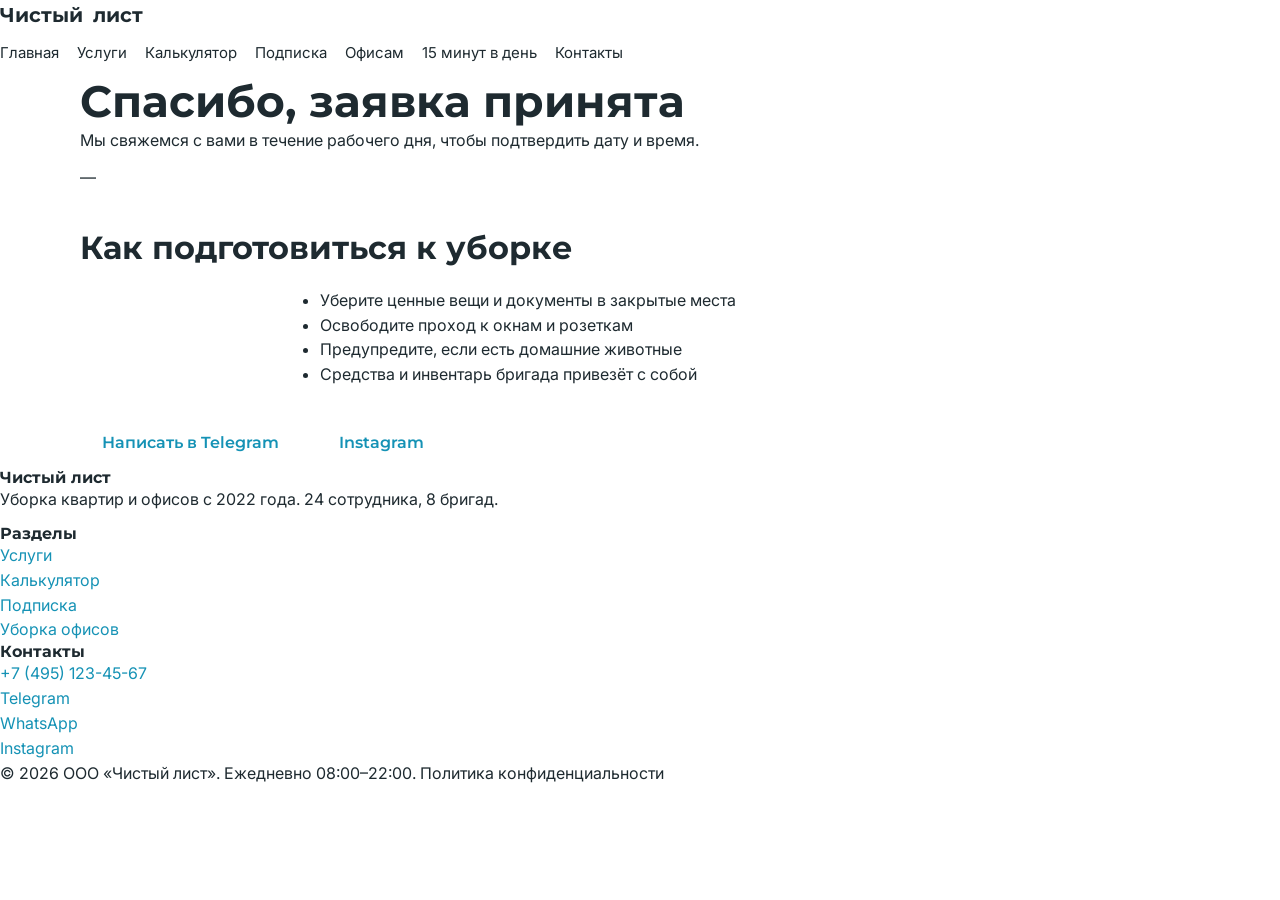
<file: thanks.html>
<!DOCTYPE html>
<html lang="ru">
<head>
  <meta charset="UTF-8">
  <meta name="viewport" content="width=device-width, initial-scale=1.0">
  <title>Спасибо за заявку — Чистый лист</title>
  <meta name="description" content="Заявка принята. Номер заявки, дата, сумма и как подготовиться к уборке.">
  <meta property="og:title" content="Спасибо за заявку — Чистый лист">
  <meta property="og:description" content="Заявка принята. Мы свяжемся с вами.">
  <meta property="og:image" content="img/og.jpg">
  <link rel="icon" href="favicon.ico">
  <link rel="preconnect" href="https://fonts.googleapis.com">
  <link rel="preconnect" href="https://fonts.gstatic.com" crossorigin>
  <link href="https://fonts.googleapis.com/css2?family=Inter:wght@400;600&family=Montserrat:wght@600;700&display=swap" rel="stylesheet">
  <link rel="stylesheet" href="css/style.css">
  <script async src="https://www.googletagmanager.com/gtag/js?id=G-XXXXXXXXXX"></script>
  <script>window.dataLayer=window.dataLayer||[];function gtag(){dataLayer.push(arguments);}gtag('js',new Date());gtag('config','G-XXXXXXXXXX');</script>
</head>
<body>

<header class="header">
  <div class="header__inner">
    <a href="index.html" class="logo">Чистый <span>лист</span></a>
    <button class="burger" aria-label="Меню" id="burger">☰</button>
    <nav class="nav" id="nav">
      <a href="index.html">Главная</a>
      <a href="services.html">Услуги</a>
      <a href="calculator.html">Калькулятор</a>
      <a href="subscription.html">Подписка</a>
      <a href="office.html">Офисам</a>
      <a href="tips.html">15 минут в день</a>
      <a href="contacts.html">Контакты</a>
    </nav>
  </div>
</header>

<section class="thanks">
  <div class="container">
    <h1>Спасибо, заявка принята</h1>
    <p>Мы свяжемся с вами в течение рабочего дня, чтобы подтвердить дату и время.</p>
    <div class="thanks__num" id="order-num">—</div>
    <p id="order-details"></p>

    <h2 style="margin-top:40px;">Как подготовиться к уборке</h2>
    <ul class="checklist" style="max-width:640px;margin:20px auto;text-align:left;">
      <li>Уберите ценные вещи и документы в закрытые места</li>
      <li>Освободите проход к окнам и розеткам</li>
      <li>Предупредите, если есть домашние животные</li>
      <li>Средства и инвентарь бригада привезёт с собой</li>
    </ul>

    <div style="margin-top:32px;">
      <a href="https://t.me/chisty_list_manager" target="_blank" rel="noopener"
         class="btn btn--primary"
         data-event="social_click" data-network="telegram" data-page-section="thanks">Написать в Telegram</a>
      <a href="https://instagram.com/" target="_blank" rel="noopener"
         class="btn btn--ghost"
         style="margin-left:12px;"
         data-event="social_click" data-network="instagram" data-page-section="thanks">Instagram</a>
    </div>
  </div>
</section>

<footer class="footer">
  <div class="footer__inner">
    <div><h4>Чистый лист</h4><p>Уборка квартир и офисов с 2022 года. 24 сотрудника, 8 бригад.</p></div>
    <div>
      <h4>Разделы</h4>
      <a href="services.html">Услуги</a><br>
      <a href="calculator.html">Калькулятор</a><br>
      <a href="subscription.html">Подписка</a><br>
      <a href="office.html">Уборка офисов</a>
    </div>
    <div>
      <h4>Контакты</h4>
      <a href="tel:+74951234567" data-event="contact_click" data-contact-type="phone">+7 (495) 123-45-67</a><br>
      <a href="https://t.me/chisty_list_manager" target="_blank" rel="noopener" data-event="messenger_click" data-messenger="telegram" data-page-section="footer">Telegram</a><br>
      <a href="https://wa.me/74951234567" target="_blank" rel="noopener" data-event="messenger_click" data-messenger="whatsapp" data-page-section="footer">WhatsApp</a><br>
      <a href="https://instagram.com/" target="_blank" rel="noopener" data-event="social_click" data-network="instagram" data-page-section="footer">Instagram</a>
    </div>
  </div>
  <div class="footer__bottom">© 2026 ООО «Чистый лист». Ежедневно 08:00–22:00. <a href="privacy.html" style="color:inherit;">Политика конфиденциальности</a></div>
</footer>

<script src="js/analytics.js"></script>
<script src="js/form.js"></script>
<script>
  document.getElementById('burger').addEventListener('click',function(){document.getElementById('nav').classList.toggle('open');});

  (function(){
    try {
      var o = JSON.parse(sessionStorage.getItem('last_order') || '{}');
      if (o.request_id) document.getElementById('order-num').textContent = o.request_id;
      var parts = [];
      if (o.cleaning_date) parts.push('Дата: ' + o.cleaning_date + (o.cleaning_time ? ' в ' + o.cleaning_time : ''));
      if (o.value) parts.push('Сумма: ' + Number(o.value).toLocaleString('ru-RU') + ' ₽');
      document.getElementById('order-details').textContent = parts.join(' · ');
    } catch(e){}
  })();
</script>
</body>
</html>
</file>
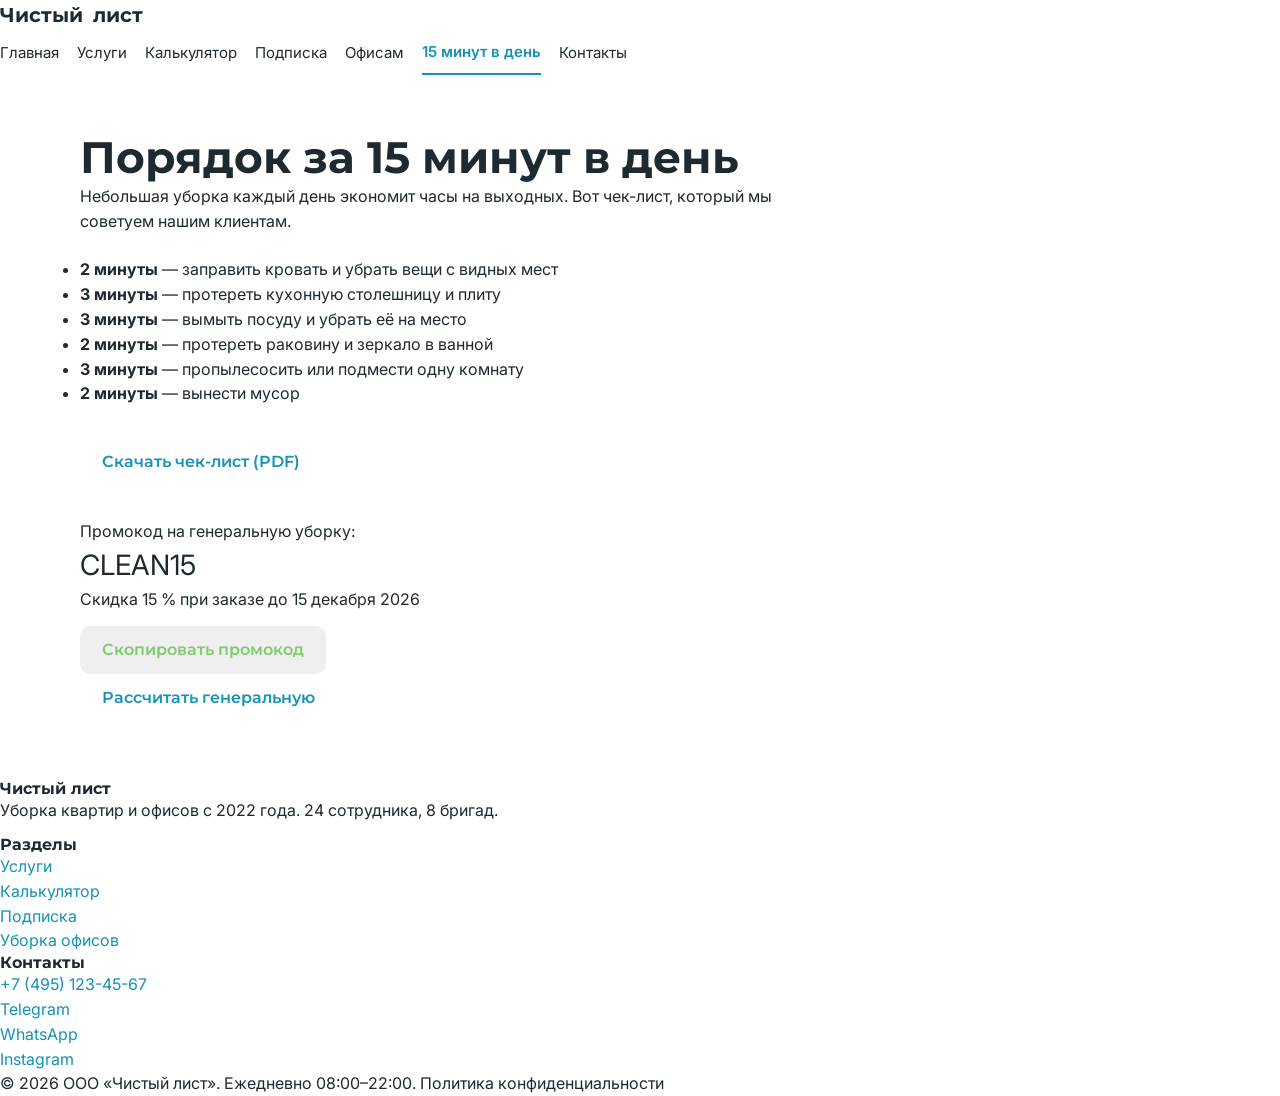
<file: tips.html>
<!DOCTYPE html>
<html lang="ru">
<head>
  <meta charset="UTF-8">
  <meta name="viewport" content="width=device-width, initial-scale=1.0">
  <title>Порядок за 15 минут в день — Чистый лист</title>
  <meta name="description" content="Чек-лист «Порядок за 15 минут в день» и промокод CLEAN15 на генеральную уборку.">
  <meta property="og:title" content="Порядок за 15 минут в день — Чистый лист">
  <meta property="og:description" content="Чек-лист и промокод CLEAN15 на генеральную уборку.">
  <meta property="og:image" content="img/og.jpg">
  <link rel="icon" href="favicon.ico">
  <link rel="preconnect" href="https://fonts.googleapis.com">
  <link rel="preconnect" href="https://fonts.gstatic.com" crossorigin>
  <link href="https://fonts.googleapis.com/css2?family=Inter:wght@400;600&family=Montserrat:wght@600;700&display=swap" rel="stylesheet">
  <link rel="stylesheet" href="css/style.css">
  <script async src="https://www.googletagmanager.com/gtag/js?id=G-XXXXXXXXXX"></script>
  <script>window.dataLayer=window.dataLayer||[];function gtag(){dataLayer.push(arguments);}gtag('js',new Date());gtag('config','G-XXXXXXXXXX');</script>
</head>
<body>

<header class="header">
  <div class="header__inner">
    <a href="index.html" class="logo">Чистый <span>лист</span></a>
    <button class="burger" aria-label="Меню" id="burger">☰</button>
    <nav class="nav" id="nav">
      <a href="index.html">Главная</a>
      <a href="services.html">Услуги</a>
      <a href="calculator.html">Калькулятор</a>
      <a href="subscription.html">Подписка</a>
      <a href="office.html">Офисам</a>
      <a href="tips.html" class="active">15 минут в день</a>
      <a href="contacts.html">Контакты</a>
    </nav>
  </div>
</header>

<section class="section">
  <div class="container">
    <h1>Порядок за 15 минут в день</h1>
    <p style="margin-bottom:24px;max-width:760px;">Небольшая уборка каждый день экономит часы на выходных. Вот чек-лист, который мы советуем нашим клиентам.</p>

    <ul class="checklist" style="max-width:760px;margin-bottom:32px;">
      <li><b>2 минуты</b> — заправить кровать и убрать вещи с видных мест</li>
      <li><b>3 минуты</b> — протереть кухонную столешницу и плиту</li>
      <li><b>3 минуты</b> — вымыть посуду и убрать её на место</li>
      <li><b>2 минуты</b> — протереть раковину и зеркало в ванной</li>
      <li><b>3 минуты</b> — пропылесосить или подмести одну комнату</li>
      <li><b>2 минуты</b> — вынести мусор</li>
    </ul>

    <div style="display:flex;gap:14px;flex-wrap:wrap;margin-bottom:32px;">
      <a href="files/tips-15min.pdf" download
         class="btn btn--primary"
         data-event="file_download"
         data-file-name="tips-15min.pdf"
         data-file-extension="pdf">Скачать чек-лист (PDF)</a>
    </div>

    <div class="calc-result" style="max-width:520px;">
      <div>Промокод на генеральную уборку:</div>
      <div class="calc-result__sum" style="font-size:28px;">CLEAN15</div>
      <div class="calc-result__note">Скидка 15 % при заказе до 15 декабря 2026</div>
      <button type="button" class="btn btn--ghost" id="promo-copy" data-promo="CLEAN15" style="margin-top:14px;border-color:#7DCB6A;color:#7DCB6A;">Скопировать промокод</button>
    </div>

    <a href="calculator.html?type=deep"
       class="btn btn--accent"
       data-event="cta_click" data-button-name="tips_calc_deep" data-page-section="tips">Рассчитать генеральную</a>
  </div>
</section>

<footer class="footer">
  <div class="footer__inner">
    <div><h4>Чистый лист</h4><p>Уборка квартир и офисов с 2022 года. 24 сотрудника, 8 бригад.</p></div>
    <div>
      <h4>Разделы</h4>
      <a href="services.html">Услуги</a><br>
      <a href="calculator.html">Калькулятор</a><br>
      <a href="subscription.html">Подписка</a><br>
      <a href="office.html">Уборка офисов</a>
    </div>
    <div>
      <h4>Контакты</h4>
      <a href="tel:+74951234567" data-event="contact_click" data-contact-type="phone">+7 (495) 123-45-67</a><br>
      <a href="https://t.me/chisty_list_manager" target="_blank" rel="noopener" data-event="messenger_click" data-messenger="telegram" data-page-section="footer">Telegram</a><br>
      <a href="https://wa.me/74951234567" target="_blank" rel="noopener" data-event="messenger_click" data-messenger="whatsapp" data-page-section="footer">WhatsApp</a><br>
      <a href="https://instagram.com/" target="_blank" rel="noopener" data-event="social_click" data-network="instagram" data-page-section="footer">Instagram</a>
    </div>
  </div>
  <div class="footer__bottom">© 2026 ООО «Чистый лист». Ежедневно 08:00–22:00. <a href="privacy.html" style="color:inherit;">Политика конфиденциальности</a></div>
</footer>

<script src="js/analytics.js"></script>
<script src="js/form.js"></script>
<script>document.getElementById('burger').addEventListener('click',function(){document.getElementById('nav').classList.toggle('open');});</script>
</body>
</html>
</file>
<file: css/style.css>
:root{
  --blue:#1592B5;
  --green:#7DCB6A;
  --graphite:#1E2A30;
  --white:#ffffff;
  --bg:#f5f7f8;
  --gray:#6b7a80;
  --border:#e2e8ea;
  --radius:14px;
  --shadow:0 4px 18px rgba(30,42,48,.08);
}
*{box-sizing:border-box;margin:0;padding:0}
html{scroll-behavior:smooth}
body{
  font-family:'Inter',Arial,sans-serif;
  color:var(--graphite);
  background:var(--white);
  line-height:1.55;
  font-size:16px;
}
h1,h2,h3,h4{font-family:'Montserrat',Arial,sans-serif;line-height:1.2;color:var(--graphite)}
h1{font-size:clamp(28px,4vw,44px);font-weight:700}
h2{font-size:clamp(22px,3vw,32px);font-weight:700;margin-bottom:18px}
h3{font-size:20px;font-weight:600;margin-bottom:8px}
p{margin-bottom:12px}
a{color:var(--blue);text-decoration:none}
a:hover{text-decoration:underline}
img{max-width:100%;display:block;height:auto}
.container{max-width:1160px;margin:0 auto;padding:0 20px}
.section{padding:56px 0}
.section--bg{background:var(--bg)}
.muted{color:var(--gray)}
.small{font-size:14px}

/* HEADER */
.site-header{position:sticky;top:0;z-index:50;background:#fff;border-bottom:1px solid var(--border)}
.header-inner{display:flex;align-items:center;justify-content:space-between;gap:16px;padding:14px 0}
.logo{display:flex;align-items:center;gap:10px;font-family:'Montserrat',sans-serif;font-weight:700;font-size:20px;color:var(--graphite)}
.logo:hover{text-decoration:none;color:var(--blue)}
.logo-mark{width:36px;height:36px;border-radius:10px;background:var(--blue);color:#fff;display:flex;align-items:center;justify-content:center;font-weight:800}
.nav{display:flex;gap:18px;flex-wrap:wrap}
.nav a{color:var(--graphite);font-size:15px;padding:8px 0;min-height:44px;display:inline-flex;align-items:center}
.nav a.active{color:var(--blue);font-weight:600;border-bottom:2px solid var(--blue)}
.header-actions{display:flex;gap:10px;align-items:center}
.burger{display:none;background:none;border:none;font-size:26px;cursor:pointer;min-width:44px;min-height:44px}
.mobile-nav{display:none}

/* BUTTONS */
.btn{display:inline-flex;align-items:center;justify-content:center;min-height:48px;padding:12px 22px;border-radius:10px;font-weight:600;font-family:'Montserrat',sans-serif;font-size:16px;border:none;cursor:pointer;transition:.15s;text-align:center}
.btn:hover{text-decoration:none;transform:translateY(-1px)}
.btn-primary{background:var(--blue);color:#fff}
.btn-primary:hover{background:#127a98}
.btn-accent{background:var(--green);color:var(--graphite)}
.btn-accent:hover{background:#69bb58}
.btn-outline{background:transparent;color:var(--blue);border:2px solid var(--blue)}
.btn-outline:hover{background:var(--blue);color:#fff}
.btn-block{width:100%}

/* HERO */
.hero{background:linear-gradient(135deg,#e8f6fa 0%,#f0f9ed 100%);padding:60px 0}
.hero-grid{display:grid;grid-template-columns:1.15fr .85fr;gap:40px;align-items:center}
.hero p{font-size:18px;color:var(--gray);margin-bottom:24px}
.hero-actions{display:flex;gap:12px;flex-wrap:wrap;margin-bottom:20px}
.promo-badge{display:inline-block;background:var(--green);color:var(--graphite);padding:6px 14px;border-radius:20px;font-weight:600;font-size:14px;margin-bottom:16px}
.hero-card{background:#fff;border-radius:var(--radius);padding:24px;box-shadow:var(--shadow)}
.hero-card h3{color:var(--blue)}

/* GRIDS */
.grid{display:grid;gap:20px}
.grid-3{grid-template-columns:repeat(3,1fr)}
.grid-2{grid-template-columns:repeat(2,1fr)}
.grid-4{grid-template-columns:repeat(4,1fr)}

/* CARDS */
.card{background:#fff;border:1px solid var(--border);border-radius:var(--radius);padding:22px;transition:.15s}
.card:hover{box-shadow:var(--shadow);transform:translateY(-2px)}
.card .price{font-size:22px;font-weight:700;color:var(--blue);margin:8px 0}
.card ul{margin:10px 0 14px 18px;font-size:15px;color:var(--gray)}

/* CHECK LIST */
.check-list{list-style:none}
.check-list li{padding-left:28px;position:relative;margin-bottom:10px}
.check-list li::before{content:"✓";position:absolute;left:0;top:0;color:var(--green);font-weight:700;font-size:18px}

/* BEFORE / AFTER */
.ba-grid{display:grid;grid-template-columns:1fr 1fr;gap:16px}
.ba-item{border-radius:var(--radius);overflow:hidden;border:1px solid var(--border)}
.ba-item img{width:100%;height:260px;object-fit:cover}
.ba-caption{padding:10px 14px;font-size:14px;color:var(--gray);background:#fff}
.ba-item{border-radius:var(--radius);overflow:hidden;border:1px solid var(--border)}
.ba-item img{width:100%;height:260px;object-fit:cover}
.ba-caption{padding:10px 14px;font-size:14px;color:var(--gray);background:#fff}

/* CALCULATOR */
.calc{display:grid;grid-template-columns:1.3fr .7fr;gap:24px;align-items:start}
.calc-form{background:#fff;border:1px solid var(--border);border-radius:var(--radius);padding:24px}
.calc-summary{background:var(--graphite);color:#fff;border-radius:var(--radius);padding:24px;position:sticky;top:90px}
.calc-summary h3{color:var(--green)}
.calc-total{font-size:38px;font-weight:800;font-family:'Montserrat',sans-serif;margin:10px 0 4px}
.form-row{margin-bottom:18px}
.form-row label{display:block;font-weight:600;margin-bottom:6px;font-size:15px}
.input,select.input,textarea.input{width:100%;min-height:46px;padding:10px 12px;border:1.5px solid var(--border);border-radius:10px;font-size:16px;font-family:inherit;background:#fff;color:var(--graphite)}
.input:focus{outline:none;border-color:var(--blue)}
.field-error{color:#d9534f;font-size:14px;margin-top:6px;display:none}
.form-row.has-error .input{border-color:#d9534f}
.form-row.has-error .field-error{display:block}
.checkboxes{display:grid;grid-template-columns:1fr 1fr;gap:10px}
.checkbox{display:flex;align-items:center;gap:10px;padding:10px 12px;border:1.5px solid var(--border);border-radius:10px;cursor:pointer;min-height:44px;font-size:15px}
.checkbox input{width:20px;height:20px;accent-color:var(--blue)}
.radio-group{display:flex;flex-direction:column;gap:8px}
.radio-group label{display:flex;align-items:center;gap:10px;min-height:44px;padding:8px 12px;border:1.5px solid var(--border);border-radius:10px;cursor:pointer;font-weight:500}
.radio-group input{width:20px;height:20px;accent-color:var(--blue)}

/* TABLE */
.table-wrap{overflow-x:auto}
table{width:100%;border-collapse:collapse;font-size:15px}
th,td{padding:10px 12px;text-align:left;border-bottom:1px solid var(--border)}
th{background:var(--bg);font-weight:600;font-size:14px}
tr:hover td{background:#fafcfd}

/* FOOTER */
.site-footer{background:var(--graphite);color:#c9d3d7;padding:44px 0 24px;margin-top:40px}
.footer-grid{display:grid;grid-template-columns:1.4fr 1fr 1fr 1fr;gap:28px;margin-bottom:28px}
.site-footer h4{color:#fff;font-size:16px;margin-bottom:12px}
.site-footer a{color:#c9d3d7;display:inline-flex;align-items:center;min-height:44px}
.site-footer a:hover{color:var(--green)}
.footer-bottom{border-top:1px solid #34444b;padding-top:18px;font-size:14px;display:flex;justify-content:space-between;gap:12px;flex-wrap:wrap}
.social-icons{display:flex;gap:12px}
.social-icons a{width:44px;height:44px;border-radius:50%;background:#2a3a41;display:flex;align-items:center;justify-content:center;color:#fff}
.social-icons a:hover{background:var(--blue)}

/* 404 */
.error-page{min-height:60vh;display:flex;flex-direction:column;align-items:center;justify-content:center;text-align:center;padding:60px 20px}
.error-page h1{font-size:96px;color:var(--blue);line-height:1}

/* UTIL */
.mt-24{margin-top:24px}
.mb-8{margin-bottom:8px}
.mb-16{margin-bottom:16px}
.mb-24{margin-bottom:24px}
.text-center{text-align:center}
.sr-only{position:absolute;width:1px;height:1px;overflow:hidden;clip:rect(0,0,0,0)}

/* RESPONSIVE */
@media (max-width:1024px){
  .grid-4{grid-template-columns:repeat(2,1fr)}
  .hero-grid{grid-template-columns:1fr;gap:24px}
  .calc{grid-template-columns:1fr}
  .calc-summary{position:static}
}
@media (max-width:768px){
  .nav{display:none}
  .burger{display:block}
  .mobile-nav{display:none;background:#fff;border-top:1px solid var(--border);padding:10px 0}
  .mobile-nav.open{display:block}
  .mobile-nav a{display:block;padding:12px 20px;min-height:48px}
  .grid-3,.grid-2,.footer-grid{grid-template-columns:1fr}
  .section{padding:40px 0}
  .checkboxes{grid-template-columns:1fr}
  .ba-grid{grid-template-columns:1fr}
}
@media (max-width:375px){
  .hero-actions .btn{width:100%}
  .header-inner{gap:8px}
  .header-actions .btn{padding:10px 14px;font-size:14px}
}
</file>
